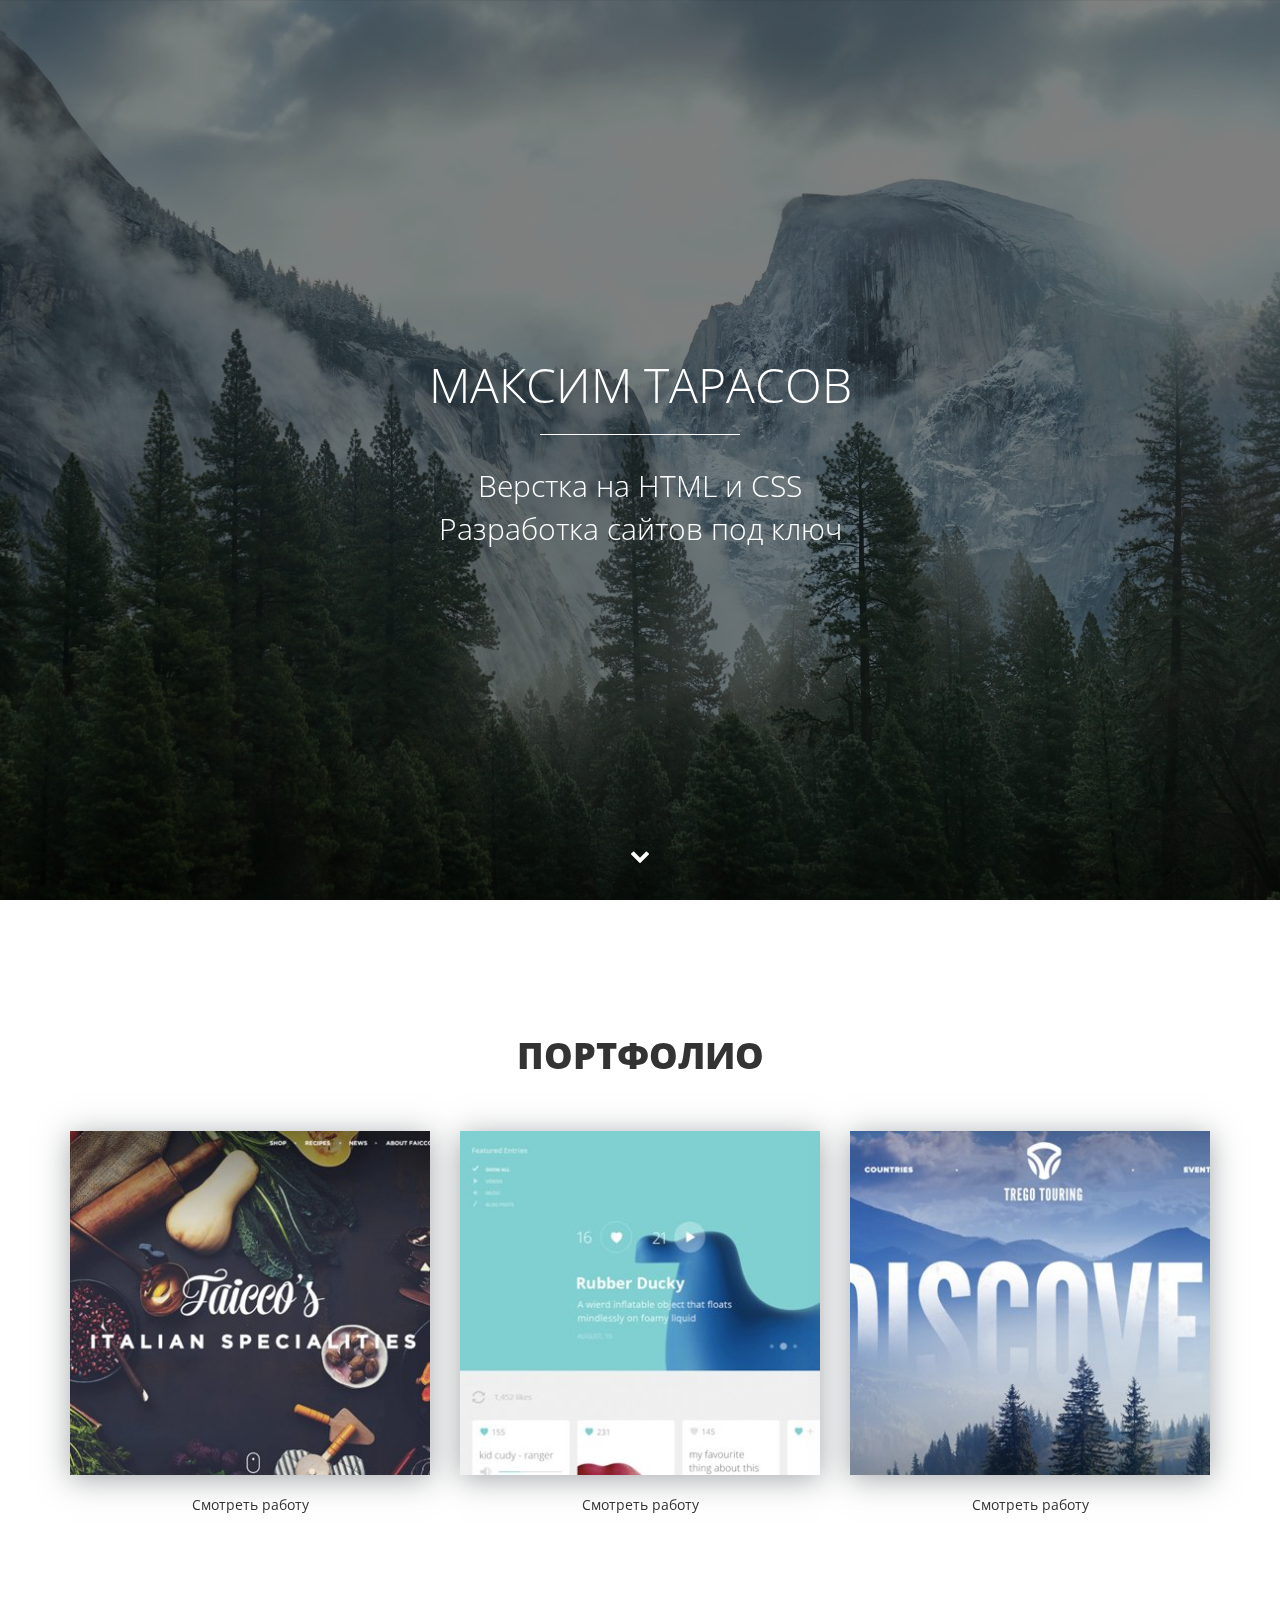
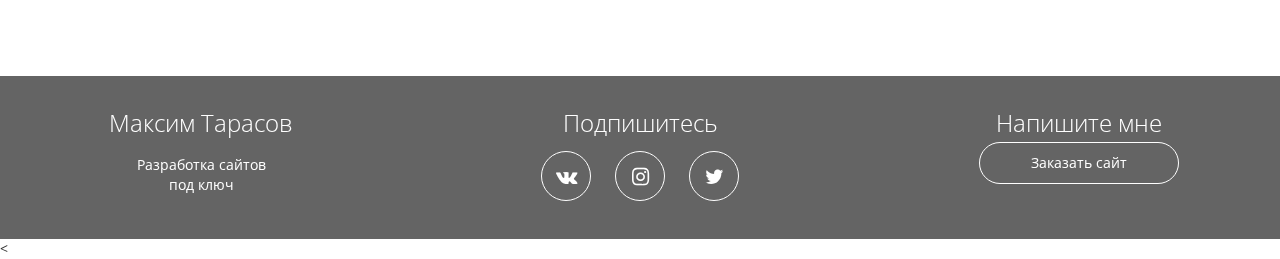
<file: index.html>
<!DOCTYPE html>
<html lang="ru">
  <head>
    <meta charset="utf-8">
    <meta http-equiv="X-UA-Compatible" content="IE=edge">
    <meta name="viewport" content="width=device-width, initial-scale=1">
    <meta property="og:url" content="">
    <meta property="og:type" content="website">
    <meta property="og:title" content="Артем Исламов - верстка сайтов на HTML и CSS">
    <meta property="og:image" content="">
    <meta property="og:description" content="Закажите разработку сайта без посредников от 5 990 рублей">
    <meta property="og:site_name" content="Портфолио верстальщика">
    <meta property="article:author" content="Артем Исламов">
    <title>Максим Тарасов - Портфолио</title>
    <link href="https://fonts.googleapis.com/css?family=Open+Sans:400,700&amp;subset=cyrillic" rel="stylesheet">
    <link href="css/bootstrap.min.css" rel="stylesheet">
    <link rel="stylesheet" type="text/css" href="css/fontello.css">
    <link rel="stylesheet" type="text/css" href="css/fontello-embedded.css">
    <link href="css/style.css" rel="stylesheet">
    <link rel="shortcut icon" type="image/x-icon" href="favicon.ico">
    <!--[if lt IE 9]>
      <script src="https://oss.maxcdn.com/html5shiv/3.7.3/html5shiv.min.js"></script>
      <script src="https://oss.maxcdn.com/respond/1.4.2/respond.min.js"></script>
    <![endif]-->
  </head>
  <body>
    <div class="main parallax-window" data-parallax="scroll" data-image-src="img/main-bg.jpg">
      <div class="main-overlay"></div>
      <div class="wrapper">
        <div class="main-header">
          <h1>Максим Тарасов</h1>
          <div class="main-line"></div>
          <p>Верстка на HTML и CSS<br>Разработка сайтов под ключ</p>
        </div>
      </div>
      <a href="#portfolio" class="main-down slowly"><i class="icon-down"></i></a>
    </div>

    <div class="portfolio" id="portfolio">
      <div class="container">
        <h2 class="section-header">Портфолио</h2>
        <div class="row">
          <div class="col-md-4">
            <div class="portfolio-block">
              <img src="img/portfolio/1.jpg" alt="Работа №1">
              <a class="cd-modal-trigger" href="#0" data-work='work-1'>Смотреть работу</a>
            </div>
          </div>
          <div class="col-md-4">
            <div class="portfolio-block">
              <img src="img/portfolio/2.jpg" alt="Работа №2">
              <a class="cd-modal-trigger" href="#0" data-work='work-2'>Смотреть работу</a>
            </div>
          </div>
          <div class="col-md-4">
            <div class="portfolio-block">
              <img src="img/portfolio/3.jpg" alt="Работа №3">
              <a class="cd-modal-trigger" href="#0" data-work="work-3">Смотреть работу</a>
            </div>
          </div>
        </div>
      </div>
    </div>

    <div class="footer">
      <div class="container">
        <div class="row">
        <div class="col-md-3">
          <strong>Максим Тарасов</strong>
          <p>Разработка сайтов<br>под ключ</p>
        </div>
        <div class="col-md-6">
          <strong>Подпишитесь</strong>
          <div class="social-links">
            <a href="https://vk.com/id33851974"><i class="icon-vk"></i></a>
            <a href="#"><i class="icon-instagram"></i></a>
            <a href="#"><i class="icon-twitter"></i></a>
          </div>
        </div>
        <div class="col-md-3">
          <strong>Напишите мне</strong>
          <a class="offer-btn" href="https://vk.me/id33851974">Заказать сайт</a>
        </div>
      </div>
      </div>
    </div>

    <div class="cd-modal">
  <div class="modal-content">
    
  </div> <!-- .modal-content -->

  <a href="#0" class="modal-close">Close</a>
</div> <!-- .cd-modal -->

<div class="cd-transition-layer"> 
  <div class="bg-layer"></div>
</div> <!-- .cd-transition-layer -->

    <!-- Всплывающие окна -->
      <div class="modal fade" id="work" role="dialog">
        <div class="modal-dialog" role="document">
          <div class="modal-content">
            <div class="modal-header">
              <button type="button" class="close" data-dismiss="modal" aria-label="Close"><span aria-hidden="true">&times;</span></button>
              <h4 class="modal-title">Описание проекта</h4>
            </div>
            <div class="modal-body">
              
            </div>
          </div>
        </div>
      </div>

    <!-- jQuery (necessary for Bootstrap's JavaScript plugins) -->
    <script src="https://ajax.googleapis.com/ajax/libs/jquery/1.12.4/jquery.min.js"></script>
    <script src="js/main.js"></script> 
    <script src="js/parallax.min.js"></script>
    <<script>
      $(function() {
        var link = $('.cd-modal-trigger');
        link.on('click', function(event) {
          var work = $(this).attr('data-work');
         $('.modal-content').load(work+'.html');
        });
      });
    </script>
    <script>
      $(document).ready(function() {

        $(".slowly").on("click", function (event){

          event.preventDefault();

          var id = $(this).attr('href'),

          top=$(id).offset().top;

          $('body,html').animate({scrollTop: top}, 800);
        });
      });
    </script>
  </body>
</html>
</file>
<file: css/fontello.css>
@font-face {
  font-family: 'fontello';
  src: url('../font/fontello.eot?23900146');
  src: url('../font/fontello.eot?23900146#iefix') format('embedded-opentype'),
       url('../font/fontello.woff2?23900146') format('woff2'),
       url('../font/fontello.woff?23900146') format('woff'),
       url('../font/fontello.ttf?23900146') format('truetype'),
       url('../font/fontello.svg?23900146#fontello') format('svg');
  font-weight: normal;
  font-style: normal;
}
/* Chrome hack: SVG is rendered more smooth in Windozze. 100% magic, uncomment if you need it. */
/* Note, that will break hinting! In other OS-es font will be not as sharp as it could be */
/*
@media screen and (-webkit-min-device-pixel-ratio:0) {
  @font-face {
    font-family: 'fontello';
    src: url('../font/fontello.svg?23900146#fontello') format('svg');
  }
}
*/
 
 [class^="icon-"]:before, [class*=" icon-"]:before {
  font-family: "fontello";
  font-style: normal;
  font-weight: normal;
  speak: none;
 
  display: inline-block;
  text-decoration: inherit;
  width: 1em;
  margin-right: .2em;
  text-align: center;
  /* opacity: .8; */
 
  /* For safety - reset parent styles, that can break glyph codes*/
  font-variant: normal;
  text-transform: none;
 
  /* fix buttons height, for twitter bootstrap */
  line-height: 1em;
 
  /* Animation center compensation - margins should be symmetric */
  /* remove if not needed */
  margin-left: .2em;
 
  /* you can be more comfortable with increased icons size */
  /* font-size: 120%; */
 
  /* Font smoothing. That was taken from TWBS */
  -webkit-font-smoothing: antialiased;
  -moz-osx-font-smoothing: grayscale;
 
  /* Uncomment for 3D effect */
  /* text-shadow: 1px 1px 1px rgba(127, 127, 127, 0.3); */
}
 
.icon-down:before { content: '\e800'; } /* '' */
.icon-twitter:before { content: '\f099'; } /* '' */
.icon-instagram:before { content: '\f16d'; } /* '' */
.icon-vk:before { content: '\f189'; } /* '' */
</file>
<file: css/fontello-embedded.css>
@font-face {
  font-family: 'fontello';
  src: url('../font/fontello.eot?11114902');
  src: url('../font/fontello.eot?11114902#iefix') format('embedded-opentype'),
       url('../font/fontello.svg?11114902#fontello') format('svg');
  font-weight: normal;
  font-style: normal;
}
@font-face {
  font-family: 'fontello';
  src: url('[data-uri]') format('woff'),
       url('[data-uri]') format('truetype');
}
/* Chrome hack: SVG is rendered more smooth in Windozze. 100% magic, uncomment if you need it. */
/* Note, that will break hinting! In other OS-es font will be not as sharp as it could be */
/*
@media screen and (-webkit-min-device-pixel-ratio:0) {
  @font-face {
    font-family: 'fontello';
    src: url('../font/fontello.svg?11114902#fontello') format('svg');
  }
}
*/
 
 [class^="icon-"]:before, [class*=" icon-"]:before {
  font-family: "fontello";
  font-style: normal;
  font-weight: normal;
  speak: none;
 
  display: inline-block;
  text-decoration: inherit;
  width: 1em;
  margin-right: .2em;
  text-align: center;
  /* opacity: .8; */
 
  /* For safety - reset parent styles, that can break glyph codes*/
  font-variant: normal;
  text-transform: none;
     
  /* fix buttons height, for twitter bootstrap */
  line-height: 1em;
 
  /* Animation center compensation - margins should be symmetric */
  /* remove if not needed */
  margin-left: .2em;
 
  /* you can be more comfortable with increased icons size */
  /* font-size: 120%; */
 
  /* Uncomment for 3D effect */
  /* text-shadow: 1px 1px 1px rgba(127, 127, 127, 0.3); */
}
.icon-down:before { content: '\e800'; } /* '' */
.icon-twitter:before { content: '\f099'; } /* '' */
.icon-instagram:before { content: '\f16d'; } /* '' */
.icon-vk:before { content: '\f189'; } /* '' */
</file>
<file: css/style.css>
body{
	font-family: 'open sans', sans-serif;
}

html{
	font-size: 10px;
}

a:focus, a:active, a:visited{
	text-decoration: none;
	outline: none;
}

.main{
	position: relative;
	display: table;
	/*background:#000 url(../img/main-bg.jpg) center center no-repeat;*/
	width:100%;
	height:100vh;
	color:#fff;
	text-align: center;
}

.main p{
	font-size: 3rem;
	font-weight: 300;
}

.main-overlay{
	position: absolute;
	z-index: 1;
	width: 100%;
	height: 100%;
	background-color: rgba(0, 0, 0, 0.5);
}

.main h1{
	margin-bottom: 1.4rem;
	font-weight: 300;
	text-transform: uppercase;
	font-size: 4.8rem;
}

.wrapper{
	display:table-cell;
	vertical-align:middle;
}

.main-header{
	position: relative;
	z-index: 2;
	margin-left:auto;
	margin-right:auto;
	width:100%;
}

.main-line{
	width:200px;
	height:1px;
	background-color: #fff;
	margin: 0 auto;
}

.main-down{
	position: absolute;
	color: #fff;
	z-index:4;
	display: inline-block;
	bottom:2rem;
	font-size: 2rem;
	width: 50px;
	height: 50px;
	border-radius: 50%;
	border: 1px solid transparent;
	line-height: 50px;
	left:50%;
	margin-left: -25px;
	transition: 0.2s;
}

.main-down:hover{
	color:#fff;
	border-color: #fff;
}

/*Секция с портфолио*/

.portfolio{
	padding: 10rem 0;
	text-align: center;
}

.section-header{
	text-transform: uppercase;
	font-weight: 800;
	font-size:3.6rem;
	margin-bottom:5rem;
}

.portfolio img{
	width: 100%;
	max-width: 364px;
 	box-shadow: 0px 4px 29px 0px rgba(87, 92, 97, 0.54);
}

.portfolio a{
	display: block;
	margin: 2rem auto 6rem;
	width: 17rem;
	color:#333;
	border-bottom: 1px solid transparent;
}

.portfolio a:hover{
	text-decoration: none;
	border-bottom: 1px dotted #333;
}

/*Секция - подвал*/

.footer
{
	background-color: #646464;
	color:#fff;
	text-align: center;
	padding: 3rem;
}

.footer strong{
	font-weight: 300;
	font-size: 2.4rem;

}

.social-links{
	margin-top: 1rem;

}

.social-links a{
	width: 5rem;
	height: 5rem;
	line-height: 5rem;
	display: inline-block;
	color: #fff;
	border: 1px solid #fff;
	border-radius: 50%;
	margin-left: 1rem;
	margin-right: 1rem;
	font-size: 2rem;
}

.social-links a:hover{
	background-color: #fff;
	transition: 0.2s;
	color:#646464;
}

.offer-btn{
	display: block;
	width: 80%;
	max-width: 200px;
	margin: 1px auto;
	border:1px solid #fff;
	border-radius: 100px;
	padding-top: 1rem;
	padding-bottom: 1rem;
	color:#fff;
}

.offer-btn:hover{
	transition: 0.2s;
	background-color: #fff;
	color:#646464;
	text-decoration: none;
}


.modal-content h4{
	font-weight: 300;
	font-size: 2.5rem;
}

.modal-content p{
	font-size: 1.4rem;
	padding: 0;
}

.close{
	background-color: transparent;
	border: none;
	font-size: 2rem;
	position: absolute;
	right: 2rem;
	top:1rem;
}

.modal-btn{
	display: inline-block;
	color:#fff;
	border:1px solid #fff;
	padding:10px 20px;
	border-radius: 6px;
}

.modal-btn:hover{
	background-color: #fff;
	text-decoration: none;
	color:#402f44;
}

@media (min-width: 0px) and (max-width: 767px){
	html{
		font-size:7px;
	}

	.footer strong{
		margin:3rem 0;
		display: inline-block;
	}
	.social-links a{ 
		font-size: 1.5rem;
	}
}

@media (min-width: 768px) and (max-width: 991px){
	.footer strong{
		margin:3rem 0;
		display: inline-block;
	}
}

/*Оформление модального окна*/

cd-main-content {
  position: relative;
  z-index: 1;
  width: 100%;
  height: 100vh;
  /* vertically align its content */
  display: table;
  background-color: #e4dcca;
}
.cd-main-content .center {
  /* vertically align inside parent element */
  display: table-cell;
  vertical-align: middle;
  text-align: center;
}

/* -------------------------------- 

Modal window 

-------------------------------- */
.cd-modal {
  position: fixed;
  top: 0;
  left: 0;
  z-index: 3;
  height: 100%;
  width: 100%;
  overflow: hidden;
  background-size: cover;
  opacity: 0;
  visibility: hidden;
  -webkit-transition: opacity 0.3s 0s, visibility 0s 0.3s;
  -moz-transition: opacity 0.3s 0s, visibility 0s 0.3s;
  transition: opacity 0.3s 0s, visibility 0s 0.3s;
}
.modal-content{
  background: #402f44 url(../img/modal-bg.jpg) no-repeat center center;
}
.cd-modal .modal-content {
  height: 100%;
  overflow-y: auto;
  padding: 3em 5%;
  color: #e4dcca;
  -webkit-font-smoothing: antialiased;
  -moz-osx-font-smoothing: grayscale;
}
.cd-modal h1 {
  text-align: center;
}
.cd-modal h1::after {
  /* ink/brush separation */
  content: '';
  display: block;
  width: 130px;
  height: 18px;
  background: url(../img/ink-separation.svg) no-repeat center center;
  margin: .2em auto 0;
}
.cd-modal p {
  line-height: 1.6;
  max-width: 800px;
}
.cd-modal .modal-close {
  /* 'X' icon */
  position: absolute;
  z-index: 1;
  top: 20px;
  right: 5%;
  height: 45px;
  width: 45px;
  border-radius: 50%;
  background: rgba(0, 0, 0, 0.3) url(../img/cd-icon-close.svg) no-repeat center center;
  /* image replacement */
  overflow: hidden;
  text-indent: 100%;
  white-space: nowrap;
  visibility: hidden;
  opacity: 0;
  -webkit-transform: scale(0);
  -moz-transform: scale(0);
  -ms-transform: scale(0);
  -o-transform: scale(0);
  transform: scale(0);
  -webkit-transition: -webkit-transform 0.3s 0s, visibility 0s 0.3s, opacity 0.3s 0s;
  -moz-transition: -moz-transform 0.3s 0s, visibility 0s 0.3s, opacity 0.3s 0s;
  transition: transform 0.3s 0s, visibility 0s 0.3s, opacity 0.3s 0s;
}
.no-touch .cd-modal .modal-close:hover {
  background-color: rgba(0, 0, 0, 0.5);
}
.cd-modal.visible {
  opacity: 1;
  visibility: visible;
  -webkit-transition: opacity 0.7s, visibility 0s;
  -moz-transition: opacity 0.7s, visibility 0s;
  transition: opacity 0.7s, visibility 0s;
}
.cd-modal.visible .modal-content {
  /* this fixes the buggy scrolling on webkit browsers - mobile devices only - when overflow property is applied */
  -webkit-overflow-scrolling: touch;
}
.cd-modal.visible .modal-close {
  visibility: visible;
  opacity: 1;
  -webkit-transition: -webkit-transform 0.3s 0s, visibility 0s 0s, opacity 0.3s 0s;
  -moz-transition: -moz-transform 0.3s 0s, visibility 0s 0s, opacity 0.3s 0s;
  transition: transform 0.3s 0s, visibility 0s 0s, opacity 0.3s 0s;
  -webkit-transform: scale(1);
  -moz-transform: scale(1);
  -ms-transform: scale(1);
  -o-transform: scale(1);
  transform: scale(1);
}
@media only screen and (min-width: 1100px) {
  .cd-modal .modal-content {
    padding: 6em 5%;
  }
  .cd-modal .modal-close {
    height: 60px;
    width: 60px;
  }
  .cd-modal p {
    font-size: 2rem;
  }
}

/* -------------------------------- 

Transition Layer 

-------------------------------- */
.cd-transition-layer {
  position: fixed;
  top: 0;
  left: 0;
  z-index: 2;
  height: 100%;
  width: 100%;
  opacity: 0;
  visibility: hidden;
  overflow: hidden;
}
.cd-transition-layer .bg-layer {
  position: absolute;
  left: 50%;
  top: 50%;
  -webkit-transform: translateY(-50%) translateX(-2%);
  -moz-transform: translateY(-50%) translateX(-2%);
  -ms-transform: translateY(-50%) translateX(-2%);
  -o-transform: translateY(-50%) translateX(-2%);
  transform: translateY(-50%) translateX(-2%);
  /* its dimentions will be overwritten using jQuery to proportionally fit the viewport */
  height: 100%;
  /* our sprite is composed of 25 frames */
  width: 2500%;
  background: url(../img/ink.png) no-repeat 0 0;
  background-size: 100% 100%;
}
.cd-transition-layer.visible {
  opacity: 1;
  visibility: visible;
}
.cd-transition-layer.opening .bg-layer {
  -webkit-animation: cd-sequence 0.8s steps(24);
  -moz-animation: cd-sequence 0.8s steps(24);
  animation: cd-sequence 0.8s steps(24);
  -webkit-animation-fill-mode: forwards;
  -moz-animation-fill-mode: forwards;
  animation-fill-mode: forwards;
}
.cd-transition-layer.closing .bg-layer {
  -webkit-animation: cd-sequence-reverse 0.8s steps(24);
  -moz-animation: cd-sequence-reverse 0.8s steps(24);
  animation: cd-sequence-reverse 0.8s steps(24);
  -webkit-animation-fill-mode: forwards;
  -moz-animation-fill-mode: forwards;
  animation-fill-mode: forwards;
}
.no-cssanimations .cd-transition-layer {
  display: none;
}

@-webkit-keyframes cd-sequence {
  0% {
    /* translateX(-2%) is used to horizontally center the first frame inside the viewport */
    -webkit-transform: translateY(-50%) translateX(-2%);
  }
  100% {
    /* translateX(-98%) (2% + 96) is used to horizontally center the last frame inside the viewport  */
    -webkit-transform: translateY(-50%) translateX(-98%);
  }
}
@-moz-keyframes cd-sequence {
  0% {
    /* translateX(-2%) is used to horizontally center the first frame inside the viewport */
    -moz-transform: translateY(-50%) translateX(-2%);
  }
  100% {
    /* translateX(-98%) (2% + 96) is used to horizontally center the last frame inside the viewport  */
    -moz-transform: translateY(-50%) translateX(-98%);
  }
}
@keyframes cd-sequence {
  0% {
    /* translateX(-2%) is used to horizontally center the first frame inside the viewport */
    -webkit-transform: translateY(-50%) translateX(-2%);
    -moz-transform: translateY(-50%) translateX(-2%);
    -ms-transform: translateY(-50%) translateX(-2%);
    -o-transform: translateY(-50%) translateX(-2%);
    transform: translateY(-50%) translateX(-2%);
  }
  100% {
    /* translateX(-98%) (2% + 96) is used to horizontally center the last frame inside the viewport  */
    -webkit-transform: translateY(-50%) translateX(-98%);
    -moz-transform: translateY(-50%) translateX(-98%);
    -ms-transform: translateY(-50%) translateX(-98%);
    -o-transform: translateY(-50%) translateX(-98%);
    transform: translateY(-50%) translateX(-98%);
  }
}
@-webkit-keyframes cd-sequence-reverse {
  0% {
    -webkit-transform: translateY(-50%) translateX(-98%);
  }
  100% {
    -webkit-transform: translateY(-50%) translateX(-2%);
  }
}
@-moz-keyframes cd-sequence-reverse {
  0% {
    -moz-transform: translateY(-50%) translateX(-98%);
  }
  100% {
    -moz-transform: translateY(-50%) translateX(-2%);
  }
}
@keyframes cd-sequence-reverse {
  0% {
    -webkit-transform: translateY(-50%) translateX(-98%);
    -moz-transform: translateY(-50%) translateX(-98%);
    -ms-transform: translateY(-50%) translateX(-98%);
    -o-transform: translateY(-50%) translateX(-98%);
    transform: translateY(-50%) translateX(-98%);
  }
  100% {
    -webkit-transform: translateY(-50%) translateX(-2%);
    -moz-transform: translateY(-50%) translateX(-2%);
    -ms-transform: translateY(-50%) translateX(-2%);
    -o-transform: translateY(-50%) translateX(-2%);
    transform: translateY(-50%) translateX(-2%);
  }
}
</file>
